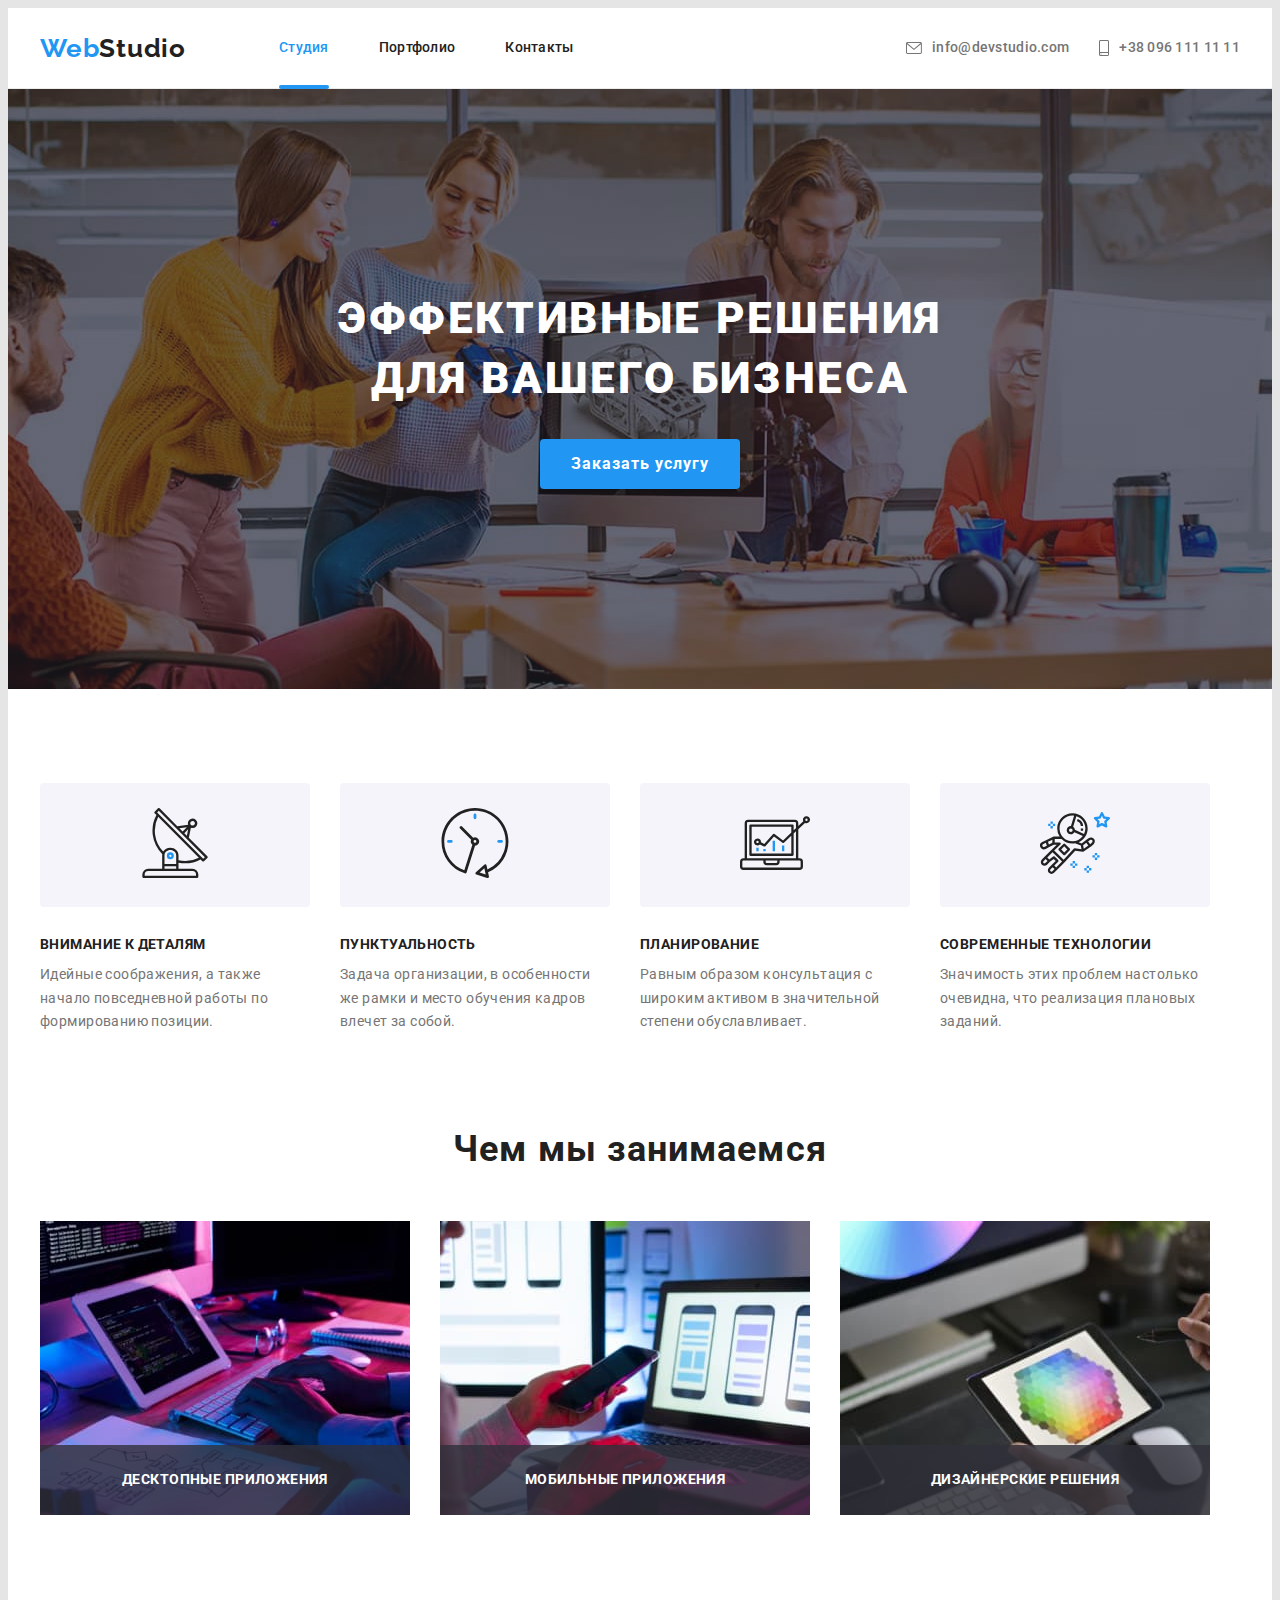
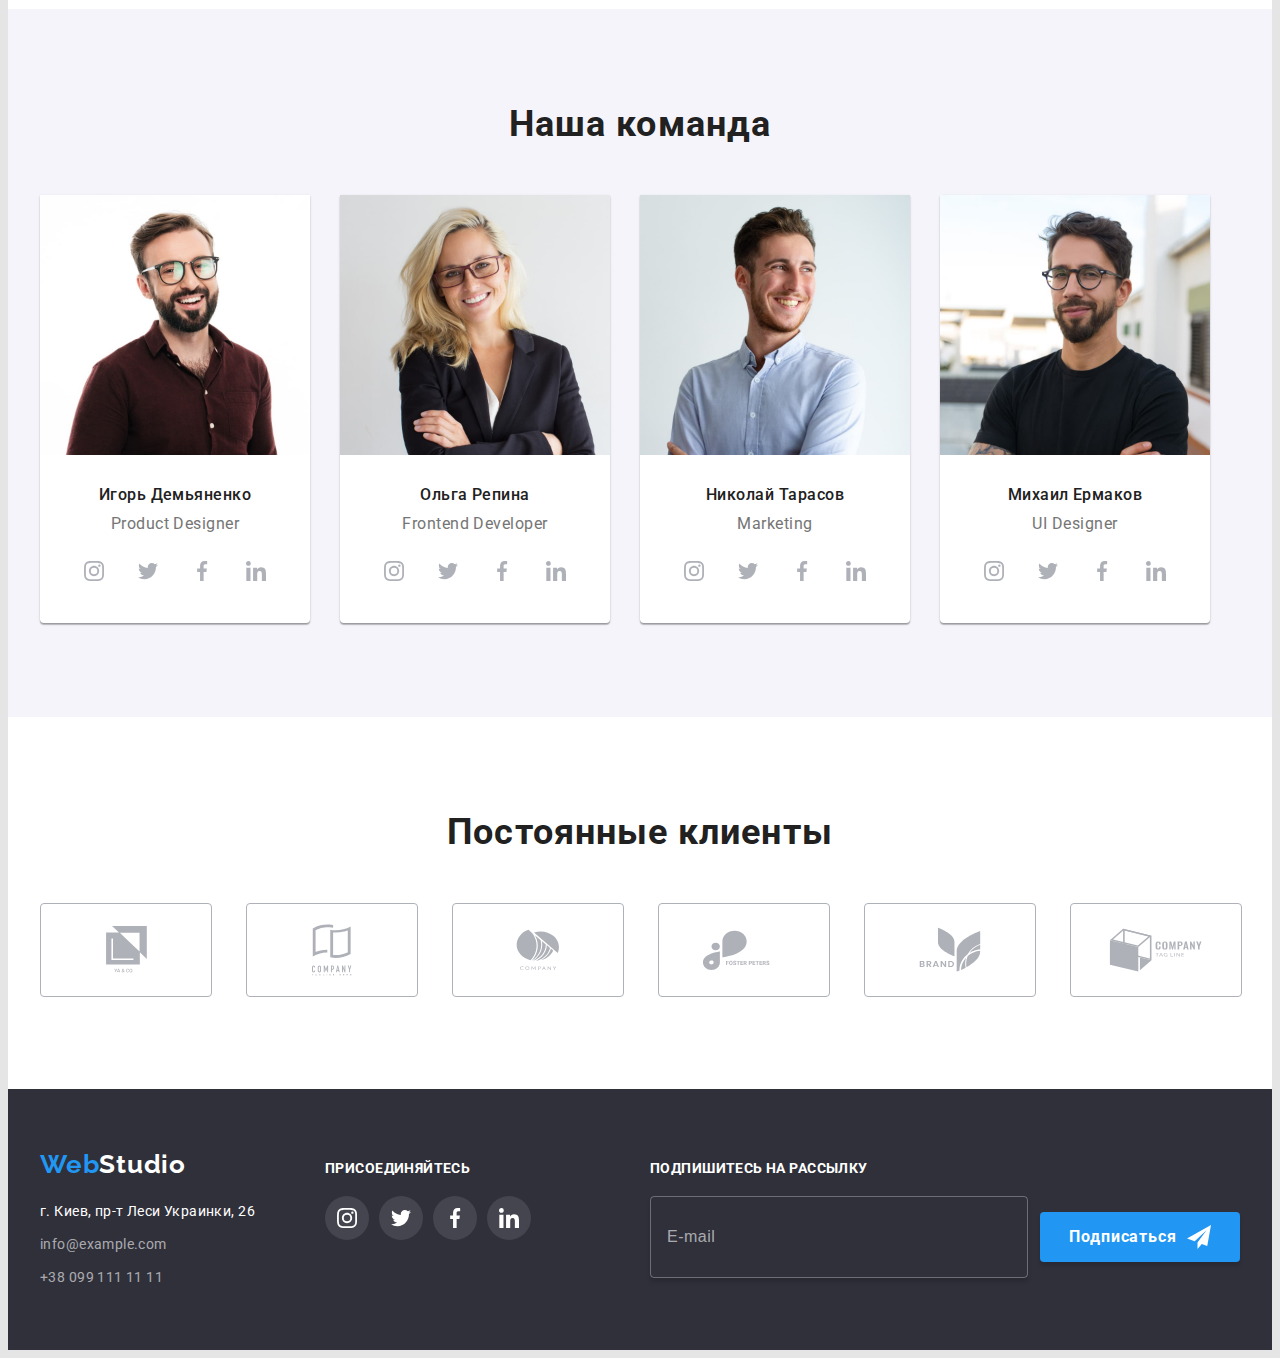
<file: index.html>
<!DOCTYPE html>
<html lang="ru">
  <head>
    <meta charset="UTF-8" />
    <meta http-equiv="X-UA-Compatible" content="IE=edge" />
    <meta name="viewport" content="width=device-width, initial-scale=1.0" />
    <title lang="en">Web Studio</title>
    <link rel="preconnect" href="https://fonts.googleapis.com" />
    <link rel="preconnect" href="https://fonts.gstatic.com" crossorigin />
    <link
      href="https://fonts.googleapis.com/css2?family=Raleway:wght@700&family=Roboto:wght@400;500;700;900&display=swap"
      rel="stylesheet"
    />
    <link
      rel="stylesheet"
      href="https://cdnjs.cloudflare.com/ajax/libs/modern-normalize/1.1.0/modern-normalize.min.css"
      integrity="sha512-wpPYUAdjBVSE4KJnH1VR1HeZfpl1ub8YT/NKx4PuQ5NmX2tKuGu6U/JRp5y+Y8XG2tV+wKQpNHVUX03MfMFn9Q=="
      crossorigin="anonymous"
      referrerpolicy="no-referrer"
    />
    <link rel="stylesheet" href="./css/main.min.css" />
  </head>
  <body>
    <header class="header">
      <div class="container header__container">
        <a href="" class="logo header__logo link"
          ><span class="logo__accent">Web</span>Studio</a
        >
        <nav>
          <ul class="header__nav list">
            <li class="header__item">
              <a
                href="./index.html"
                class="header__link header__link--nav link header__link--current"
                >Студия</a
              >
            </li>
            <li class="header__item">
              <a
                href="./portfolio.html"
                class="header__link header__link--nav link"
                >Портфолио</a
              >
            </li>
            <li class="header__item">
              <a href="" class="header__link header__link--nav link"
                >Контакты</a
              >
            </li>
          </ul>
        </nav>
        <ul class="header__contact list">
          <li class="header__data">
            <a
              href="mailto:info@devstudio.com"
              class="header__link header__link--contact link"
            >
              <svg class="header__icon" width="16" height="12">
                <use href="./images/icons.svg#icon-envelope"></use>
              </svg>
              info@devstudio.com</a
            >
          </li>
          <li class="header__data">
            <a
              href="tel:+380961111111"
              class="header__link header__link--contact link"
              ><svg class="header__icon" width="10" height="16">
                <use href="./images/icons.svg#icon-smartphone"></use>
              </svg>
              +38 096 111 11 11</a
            >
          </li>
        </ul>
      </div>
    </header>
    <main>
      <section class="hero">
        <div class="container">
          <h1 class="hero__title">
            Эффективные решения <br />
            для вашего бизнеса
          </h1>
          <button type="button" class="button-main" data-modal-open>
            Заказать услугу
          </button>
        </div>
      </section>
      <section class="features section">
        <div class="container">
          <h2 class="visually-hidden">Особенности</h2>
          <ul class="features__list list">
            <li class="features__item">
              <div class="features__icon-bg">
                <svg class="features__icon" width="70" height="70">
                  <use href="./images/icons.svg#icon-antenna"></use>
                </svg>
              </div>
              <h3 class="features__title">Внимание к деталям</h3>
              <p class="features__text">
                Идейные соображения, а также начало повседневной работы по
                формированию позиции.
              </p>
            </li>
            <li class="features__item">
              <div class="features__icon-bg">
                <svg class="features__icon" width="70" height="70">
                  <use href="./images/icons.svg#icon-clock"></use>
                </svg>
              </div>
              <h3 class="features__title">Пунктуальность</h3>
              <p class="features__text">
                Задача организации, в особенности же рамки и место обучения
                кадров влечет за собой.
              </p>
            </li>
            <li class="features__item">
              <div class="features__icon-bg">
                <svg class="features__icon" width="70" height="70">
                  <use href="./images/icons.svg#icon-diagram"></use>
                </svg>
              </div>
              <h3 class="features__title">Планирование</h3>
              <p class="features__text">
                Равным образом консультация с широким активом в значительной
                степени обуславливает.
              </p>
            </li>
            <li class="features__item">
              <div class="features__icon-bg">
                <svg class="features__icon" width="70" height="70">
                  <use href="./images/icons.svg#icon-astronaut"></use>
                </svg>
              </div>
              <h3 class="features__title">Современные технологии</h3>
              <p class="features__text">
                Значимость этих проблем настолько очевидна, что реализация
                плановых заданий.
              </p>
            </li>
          </ul>
        </div>
      </section>
      <section class="occupation">
        <div class="container">
          <h2 class="section-title">Чем мы занимаемся</h2>
          <ul class="occupation__list list">
            <li class="occupation__item">
              <img
                src="./images/img-1.jpg"
                alt="мужчина программирует"
                width="370"
                height="294"
              />
              <div class="occupation__wrap">
                <p class="occupation__text">Десктопные приложения</p>
              </div>
            </li>
            <li class="occupation__item">
              <img
                src="./images/img-2.jpg"
                alt="телефон в женских руках"
                width="370"
                height="294"
              />
              <div class="occupation__wrap">
                <p class="occupation__text">Мобильные приложения</p>
              </div>
            </li>
            <li class="occupation__item">
              <img
                src="./images/img-3.jpg"
                alt="цветовой спектр на планшете"
                width="370"
                height="294"
              />
              <div class="occupation__wrap">
                <p class="occupation__text">Дизайнерские решения</p>
              </div>
            </li>
          </ul>
        </div>
      </section>
      <section class="team section">
        <div class="container">
          <h2 class="section-title">Наша команда</h2>
          <ul class="team__list list">
            <li class="team__item">
              <img
                src="./images/img-4.jpg"
                alt="бородатый шатен в коричневой рубашке в очках"
                width="270"
                height="260"
              />
              <div class="team__text">
                <h3 class="team__title">Игорь Демьяненко</h3>
                <p lang="en" class="team__position">Product Designer</p>
                <ul class="social team__social list">
                  <li class="social__item">
                    <a href="" class="social__link social__link--first link">
                      <svg class="social__icon" width="20" height="20">
                        <use href="./images/icons.svg#icon-instagram"></use>
                      </svg>
                    </a>
                  </li>
                  <li class="social__item">
                    <a href="" class="social__link social__link--first link">
                      <svg class="social__icon" width="20" height="20">
                        <use href="./images/icons.svg#icon-twitter"></use>
                      </svg>
                    </a>
                  </li>
                  <li class="social__item">
                    <a href="" class="social__link social__link--first link">
                      <svg class="social__icon" width="20" height="20">
                        <use href="./images/icons.svg#icon-facebook"></use>
                      </svg>
                    </a>
                  </li>
                  <li class="social__item">
                    <a href="" class="social__link social__link--first link">
                      <svg class="social__icon" width="20" height="20">
                        <use href="./images/icons.svg#icon-linkedin"></use>
                      </svg>
                    </a>
                  </li>
                </ul>
              </div>
            </li>
            <li class="team__item">
              <img
                src="./images/img-5.jpg"
                alt="блондинка с веснушками в черном пиджаке в очках"
                width="270"
                height="260"
              />
              <div class="team__text">
                <h3 class="team__title">Ольга Репина</h3>
                <p lang="en" class="team__position">Frontend Developer</p>
                <ul class="social team__social list">
                  <li class="social__item">
                    <a href="" class="social__link social__link--first link">
                      <svg class="social__icon" width="20" height="20">
                        <use href="./images/icons.svg#icon-instagram"></use>
                      </svg>
                    </a>
                  </li>
                  <li class="social__item">
                    <a href="" class="social__link social__link--first link">
                      <svg class="social__icon" width="20" height="20">
                        <use href="./images/icons.svg#icon-twitter"></use>
                      </svg>
                    </a>
                  </li>
                  <li class="social__item">
                    <a href="" class="social__link social__link--first link">
                      <svg class="social__icon" width="20" height="20">
                        <use href="./images/icons.svg#icon-facebook"></use>
                      </svg>
                    </a>
                  </li>
                  <li class="social__item">
                    <a href="" class="social__link social__link--first link">
                      <svg class="social__icon" width="20" height="20">
                        <use href="./images/icons.svg#icon-linkedin"></use>
                      </svg>
                    </a>
                  </li>
                </ul>
              </div>
            </li>
            <li class="team__item">
              <img
                src="./images/img-6.jpg"
                alt="бородатый рыжий мужчина в синей рубашке"
                width="270"
                height="260"
              />
              <div class="team__text">
                <h3 class="team__title">Николай Тарасов</h3>
                <p lang="en" class="team__position">Marketing</p>
                <ul class="social team__social list">
                  <li class="social__item">
                    <a href="" class="social__link social__link--first link">
                      <svg class="social__icon" width="20" height="20">
                        <use href="./images/icons.svg#icon-instagram"></use>
                      </svg>
                    </a>
                  </li>
                  <li class="social__item">
                    <a href="" class="social__link social__link--first link">
                      <svg class="social__icon" width="20" height="20">
                        <use href="./images/icons.svg#icon-twitter"></use>
                      </svg>
                    </a>
                  </li>
                  <li class="social__item">
                    <a href="" class="social__link social__link--first link">
                      <svg class="social__icon" width="20" height="20">
                        <use href="./images/icons.svg#icon-facebook"></use>
                      </svg>
                    </a>
                  </li>
                  <li class="social__item">
                    <a href="" class="social__link social__link--first link">
                      <svg class="social__icon" width="20" height="20">
                        <use href="./images/icons.svg#icon-linkedin"></use>
                      </svg>
                    </a>
                  </li>
                </ul>
              </div>
            </li>
            <li class="team__item">
              <img
                src="./images/img-7.jpg"
                alt="бородатый шатен в черной футболке в очках"
                width="270"
                height="260"
              />
              <div class="team__text">
                <h3 class="team__title">Михаил Ермаков</h3>
                <p lang="en" class="team__position">UI Designer</p>
                <ul class="social team__social list">
                  <li class="social__item">
                    <a href="" class="social__link social__link--first link">
                      <svg class="social__icon" width="20" height="20">
                        <use href="./images/icons.svg#icon-instagram"></use>
                      </svg>
                    </a>
                  </li>
                  <li class="social__item">
                    <a href="" class="social__link social__link--first link">
                      <svg class="social__icon" width="20" height="20">
                        <use href="./images/icons.svg#icon-twitter"></use>
                      </svg>
                    </a>
                  </li>
                  <li class="social__item">
                    <a href="" class="social__link social__link--first link">
                      <svg class="social__icon" width="20" height="20">
                        <use href="./images/icons.svg#icon-facebook"></use>
                      </svg>
                    </a>
                  </li>
                  <li class="social__item">
                    <a href="" class="social__link social__link--first link">
                      <svg class="social__icon" width="20" height="20">
                        <use href="./images/icons.svg#icon-linkedin"></use>
                      </svg>
                    </a>
                  </li>
                </ul>
              </div>
            </li>
          </ul>
        </div>
      </section>
      <section class="clients section">
        <div class="container">
          <h2 class="section-title">Постоянные клиенты</h2>
          <ul class="clients__list list">
            <li class="clients__item">
              <a href="" class="clients__link link">
                <svg class="clients__icon" width="41" height="46.7">
                  <use href="./images/icons.svg#icon-clients-icon-1"></use>
                </svg>
              </a>
            </li>
            <li class="clients__item">
              <a href="" class="clients__link link">
                <svg class="clients__icon" width="40" height="52">
                  <use href="./images/icons.svg#icon-clients-icon-2"></use>
                </svg>
              </a>
            </li>
            <li class="clients__item">
              <a href="" class="clients__link link">
                <svg class="clients__icon" width="43.46" height="41.18">
                  <use href="./images/icons.svg#icon-clients-icon-3"></use>
                </svg>
              </a>
            </li>
            <li class="clients__item">
              <a href="" class="clients__link link">
                <svg class="clients__icon" width="84.44" height="40.62">
                  <use href="./images/icons.svg#icon-clients-icon-4"></use>
                </svg>
              </a>
            </li>
            <li class="clients__item">
              <a href="" class="clients__link link">
                <svg class="clients__icon" width="62.54" height="45.43">
                  <use href="./images/icons.svg#icon-clients-icon-5"></use>
                </svg>
              </a>
            </li>
            <li class="clients__item">
              <a href="" class="clients__link link">
                <svg class="clients__icon" width="93.79" height="43.93">
                  <use href="./images/icons.svg#icon-clients-icon-6"></use>
                </svg>
              </a>
            </li>
          </ul>
        </div>
      </section>
    </main>
    <footer class="footer">
      <div class="container footer__container">
        <div class="footer__address">
          <a href="" class="logo footer__logo link"
            ><span class="logo__accent">Web</span>Studio</a
          >
          <address>
            <ul class="footer__list list">
              <li class="footer__item">
                <a
                  href="https://goo.gl/maps/TNpUosQZodaYW8YJA"
                  target="_blank"
                  rel="noopener noindex nofollow"
                  class="footer__link footer__link--map link"
                  >г. Киев, пр-т Леси Украинки, 26</a
                >
              </li>
              <li class="footer__item">
                <a href="mailto:info@example.com" class="footer__link link"
                  >info@example.com</a
                >
              </li>
              <li class="footer__item">
                <a href="tel:+380991111111" class="footer__link link"
                  >+38 099 111 11 11</a
                >
              </li>
            </ul>
          </address>
        </div>
        <div>
          <h2 class="footer__title">присоединяйтесь</h2>
          <ul class="social list">
            <li class="social__item">
              <a href="" class="social__link social__link--second link">
                <svg class="social__icon" width="20" height="20">
                  <use href="./images/icons.svg#icon-instagram"></use>
                </svg>
              </a>
            </li>
            <li class="social__item">
              <a href="" class="social__link social__link--second link">
                <svg class="social__icon" width="20" height="20">
                  <use href="./images/icons.svg#icon-twitter"></use>
                </svg>
              </a>
            </li>
            <li class="social__item">
              <a href="" class="social__link social__link--second link">
                <svg class="social__icon" width="20" height="20">
                  <use href="./images/icons.svg#icon-facebook"></use>
                </svg>
              </a>
            </li>
            <li class="social__item">
              <a href="" class="social__link social__link--second link">
                <svg class="social__icon" width="20" height="20">
                  <use href="./images/icons.svg#icon-linkedin"></use>
                </svg>
              </a>
            </li>
          </ul>
        </div>
        <div class="form-sub">
          <h2 class="footer__title">Подпишитесь на рассылку</h2>
          <form class="form-sub__wrap">
            <input
              type="email"
              name="e-mail"
              placeholder="E-mail"
              class="form-sub__input"
              required
            />
            <button type="submit" class="button-main form-sub__btn">
              Подписаться
              <svg class="form-sub__icon" width="24" height="24">
                <use href="./images/icons.svg#icon-send"></use>
              </svg>
            </button>
          </form>
        </div>
      </div>
    </footer>
    <div class="backdrop is-hidden" data-modal>
      <div class="modal is-hidden" data-modal>
        <button type="button" class="modal__btn" data-modal-close>
          <svg class="modal__icon" width="11" height="11">
            <use href="./images/icons.svg#icon-cross"></use>
          </svg>
        </button>
        <p class="modal__title">Оставьте свои данные, мы вам перезвоним</p>
        <form>
          <ul class="form list">
            <li class="form__item">
              <label for="user-name" class="form__label">Имя</label>
              <div class="form__wrap">
                <input
                  type="text"
                  name="user-name"
                  id="user-name"
                  class="form__input form__text-field"
                  required
                />
                <svg class="form__icon" width="18" height="18">
                  <use href="./images/icons.svg#icon-person"></use>
                </svg>
              </div>
            </li>
            <li class="form__item">
              <label for="tel" class="form__label">Телефон</label>
              <div class="form__wrap">
                <input
                  type="tel"
                  name="user-tel"
                  id="tel"
                  class="form__input form__text-field"
                  required
                />
                <svg class="form__icon" width="18" height="18">
                  <use href="./images/icons.svg#icon-phone"></use>
                </svg>
              </div>
            </li>
            <li class="form__item">
              <label for="mail" class="form__label">Почта</label>
              <div class="form__wrap">
                <input
                  type="email"
                  name="user-mail"
                  id="mail"
                  class="form__input form__text-field"
                  required
                />
                <svg class="form__icon" width="18" height="18">
                  <use href="./images/icons.svg#icon-email"></use>
                </svg>
              </div>
            </li>
            <li class="form__item">
              <label for="comment" class="form__label">Комментарий</label>
              <textarea
                name="comment"
                id="comment"
                placeholder="Введите текст"
                class="form__comment form__text-field"
              ></textarea>
            </li>
          </ul>
          <div class="policy">
            <input
              type="checkbox"
              name="policy"
              id="policy"
              value="Соглашаюсь с рассылкой и принимаю Условия договора"
              class="policy__input visually-hidden"
              required
            />
            <label for="policy" class="policy__text">
              <svg class="policy__icon" width="11" height="8">
                <use href="./images/icons.svg#icon-check"></use>
              </svg>
              Соглашаюсь с рассылкой и принимаю&nbsp;
              <a href="" class="policy__link link">Условия договора</a>
            </label>
          </div>

          <button type="submit" class="button-main">Отправить</button>
        </form>
      </div>
    </div>
    <script src="./js/modal.js"></script>
  </body>
</html>
</file>
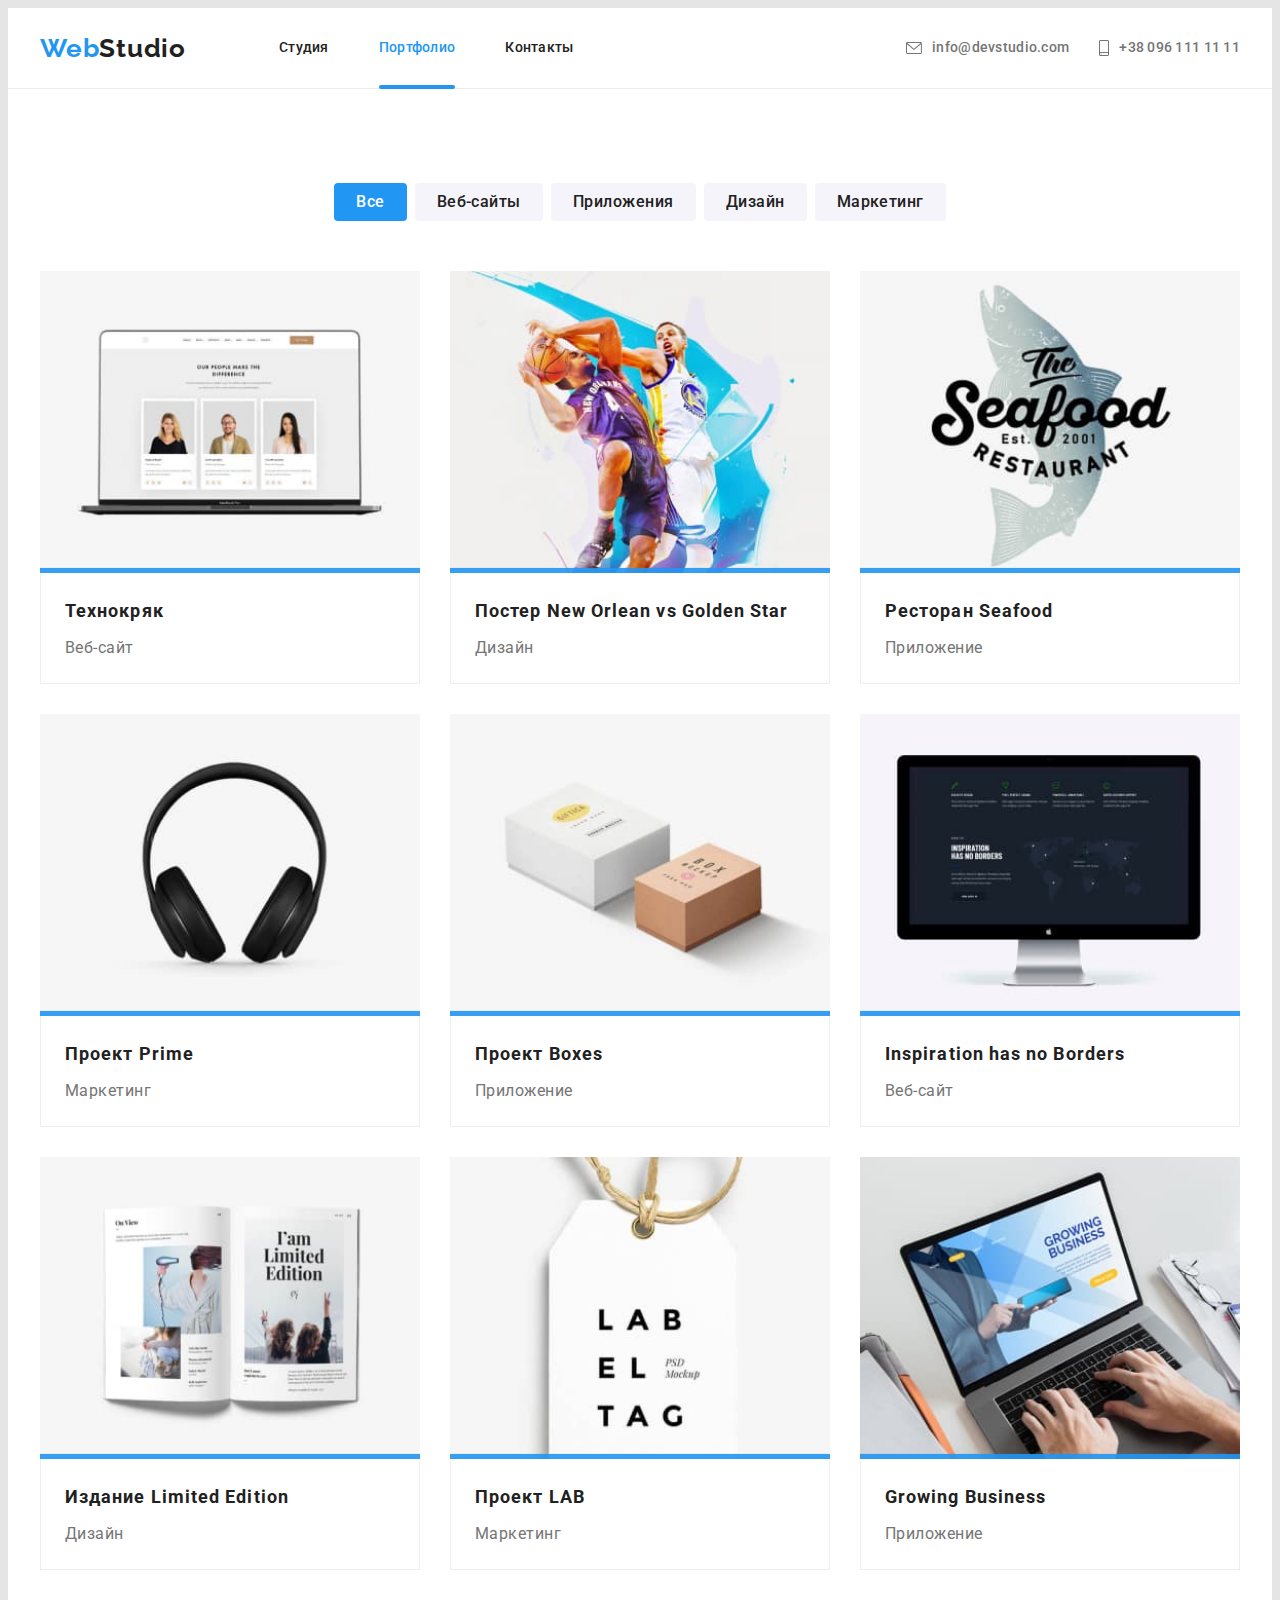
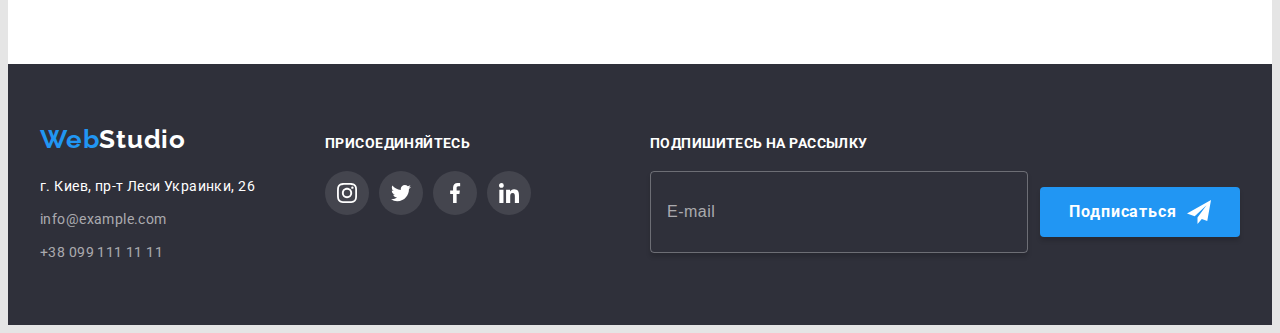
<file: portfolio.html>
<!DOCTYPE html>
<html lang="ru">
  <head>
    <meta charset="UTF-8" />
    <meta http-equiv="X-UA-Compatible" content="IE=edge" />
    <meta name="viewport" content="width=device-width, initial-scale=1.0" />
    <title>Портфолио</title>
    <link rel="preconnect" href="https://fonts.googleapis.com" />
    <link rel="preconnect" href="https://fonts.gstatic.com" crossorigin />
    <link
      href="https://fonts.googleapis.com/css2?family=Raleway:wght@700&family=Roboto:wght@400;500;700;900&display=swap"
      rel="stylesheet"
    />
    <link
      rel="stylesheet"
      href="https://cdnjs.cloudflare.com/ajax/libs/modern-normalize/1.1.0/modern-normalize.min.css"
      integrity="sha512-wpPYUAdjBVSE4KJnH1VR1HeZfpl1ub8YT/NKx4PuQ5NmX2tKuGu6U/JRp5y+Y8XG2tV+wKQpNHVUX03MfMFn9Q=="
      crossorigin="anonymous"
      referrerpolicy="no-referrer"
    />
    <link rel="stylesheet" href="./css/main.min.css" />
  </head>
  <body>
    <header class="header">
      <div class="container header__container">
        <a href="" class="logo header__logo link"
          ><span class="logo__accent">Web</span>Studio</a
        >
        <nav>
          <ul class="header__nav list">
            <li class="header__item">
              <a href="./index.html" class="header__link header__link--nav link"
                >Студия</a
              >
            </li>
            <li class="header__item">
              <a
                href="./portfolio.html"
                class="header__link header__link--nav link header__link--current"
                >Портфолио</a
              >
            </li>
            <li class="header__item">
              <a href="" class="header__link header__link--nav link"
                >Контакты</a
              >
            </li>
          </ul>
        </nav>
        <ul class="header__contact list">
          <li class="header__data">
            <a
              href="mailto:info@devstudio.com"
              class="header__link header__link--contact link"
            >
              <svg class="header__icon" width="16" height="12">
                <use href="./images/icons.svg#icon-envelope"></use>
              </svg>
              info@devstudio.com</a
            >
          </li>
          <li class="header__data">
            <a
              href="tel:+380961111111"
              class="header__link header__link--contact link"
              ><svg class="header__icon" width="10" height="16">
                <use href="./images/icons.svg#icon-smartphone"></use>
              </svg>
              +38 096 111 11 11</a
            >
          </li>
        </ul>
      </div>
    </header>
    <main>
      <section class="portfolio section">
        <div class="container">
          <h1 class="visually-hidden">Портфолио</h1>
          <ul class="portfolio__btns list">
            <li class="portfolio__btn">
              <button
                type="button"
                class="button-secondary button-secondary--current"
              >
                Все
              </button>
            </li>
            <li class="portfolio__btn">
              <button type="button" class="button-secondary">Веб-сайты</button>
            </li>
            <li class="portfolio__btn">
              <button type="button" class="button-secondary">Приложения</button>
            </li>
            <li class="portfolio__btn">
              <button type="button" class="button-secondary">Дизайн</button>
            </li>
            <li class="portfolio__btn">
              <button type="button" class="button-secondary">Маркетинг</button>
            </li>
          </ul>
          <ul class="grid list">
            <li class="product">
              <a href="" class="product__link link">
                <div class="product__wrap">
                  <img
                    src="./images/img-portfolio-1.jpg"
                    alt="пример веб-сайта Технокряк"
                    width="370"
                    height="294"
                    class="product__img"
                  />
                  <div class="product__overlay">
                    <p class="product__description">
                      Ресурс предлагает комплексные предложения с разным уровнем
                      функционала и сервисов. Все это позволит посетителю
                      получить исчерпывающие сведения о компании или частном
                      лице.
                    </p>
                  </div>
                </div>

                <div class="product__text">
                  <h2 class="product__title">Технокряк</h2>
                  <p class="product__type">Веб-сайт</p>
                </div>
              </a>
            </li>
            <li class="product">
              <a href="" class="product__link link">
                <div class="product__wrap">
                  <img
                    src="./images/img-portfolio-2.jpg"
                    alt="пример постера"
                    width="370"
                    height="294"
                    class="product__img"
                  />
                  <div class="product__overlay">
                    <p class="product__description">
                      Ресурс предлагает комплексные предложения с разным уровнем
                      функционала и сервисов. Все это позволит посетителю
                      получить исчерпывающие сведения о компании или частном
                      лице.
                    </p>
                  </div>
                </div>
                <div class="product__text">
                  <h2 class="product__title">
                    Постер <span lang="en">New Orlean vs Golden Star</span>
                  </h2>
                  <p class="product__type">Дизайн</p>
                </div>
              </a>
            </li>
            <li class="product">
              <a href="" class="product__link link">
                <div class="product__wrap">
                  <img
                    src="./images/img-portfolio-3.jpg"
                    alt="лого ресторана"
                    width="370"
                    height="294"
                    class="product__img"
                  />
                  <div class="product__overlay">
                    <p class="product__description">
                      Ресурс предлагает комплексные предложения с разным уровнем
                      функционала и сервисов. Все это позволит посетителю
                      получить исчерпывающие сведения о компании или частном
                      лице.
                    </p>
                  </div>
                </div>
                <div class="product__text">
                  <h2 class="product__title">
                    Ресторан <span lang="en">Seafood</span>
                  </h2>
                  <p class="product__type">Приложение</p>
                </div>
              </a>
            </li>

            <li class="product">
              <a href="" class="product__link link">
                <div class="product__wrap">
                  <img
                    src="./images/img-portfolio-4.jpg"
                    alt="большие наушники"
                    width="370"
                    height="294"
                    class="product__img"
                  />
                  <div class="product__overlay">
                    <p class="product__description">
                      Ресурс предлагает комплексные предложения с разным уровнем
                      функционала и сервисов. Все это позволит посетителю
                      получить исчерпывающие сведения о компании или частном
                      лице.
                    </p>
                  </div>
                </div>

                <div class="product__text">
                  <h2 class="product__title">
                    Проект <span lang="en">Prime</span>
                  </h2>
                  <p class="product__type">Маркетинг</p>
                </div>
              </a>
            </li>
            <li class="product">
              <a href="" class="product__link link">
                <div class="product__wrap">
                  <img
                    src="./images/img-portfolio-5.jpg"
                    alt="белая и коричневая коробка"
                    width="370"
                    height="294"
                    class="product__img"
                  />
                  <div class="product__overlay">
                    <p class="product__description">
                      Ресурс предлагает комплексные предложения с разным уровнем
                      функционала и сервисов. Все это позволит посетителю
                      получить исчерпывающие сведения о компании или частном
                      лице.
                    </p>
                  </div>
                </div>

                <div class="product__text">
                  <h2 class="product__title">
                    Проект <span lang="en"> Boxes</span>
                  </h2>
                  <p class="product__type">Приложение</p>
                </div>
              </a>
            </li>
            <li class="product">
              <a href="" class="product__link link">
                <div class="product__wrap">
                  <img
                    src="./images/img-portfolio-6.jpg"
                    alt="пример веб-сайта"
                    width="370"
                    height="294"
                    class="product__img"
                  />
                  <div class="product__overlay">
                    <p class="product__description">
                      Ресурс предлагает комплексные предложения с разным уровнем
                      функционала и сервисов. Все это позволит посетителю
                      получить исчерпывающие сведения о компании или частном
                      лице.
                    </p>
                  </div>
                </div>

                <div class="product__text">
                  <h2 lang="en" class="product__title">
                    Inspiration has no Borders
                  </h2>
                  <p class="product__type">Веб-сайт</p>
                </div>
              </a>
            </li>
            <li class="product">
              <a href="" class="product__link link">
                <div class="product__wrap">
                  <img
                    src="./images/img-portfolio-7.jpg"
                    alt="журнал с дизайном"
                    width="370"
                    height="294"
                    class="product__img"
                  />
                  <div class="product__overlay">
                    <p class="product__description">
                      Ресурс предлагает комплексные предложения с разным уровнем
                      функционала и сервисов. Все это позволит посетителю
                      получить исчерпывающие сведения о компании или частном
                      лице.
                    </p>
                  </div>
                </div>

                <div class="product__text">
                  <h2 class="product__title">
                    Издание <span lang="en">Limited Edition</span>
                  </h2>
                  <p class="product__type">Дизайн</p>
                </div>
              </a>
            </li>
            <li class="product">
              <a href="" class="product__link link">
                <div class="product__wrap">
                  <img
                    src="./images/img-portfolio-8.jpg"
                    alt="ярлык проекта"
                    width="370"
                    height="294"
                    class="product__img"
                  />
                  <div class="product__overlay">
                    <p class="product__description">
                      Ресурс предлагает комплексные предложения с разным уровнем
                      функционала и сервисов. Все это позволит посетителю
                      получить исчерпывающие сведения о компании или частном
                      лице.
                    </p>
                  </div>
                </div>

                <div class="product__text">
                  <h2 class="product__title">
                    Проект <span lang="en">LAB</span>
                  </h2>
                  <p class="product__type">Маркетинг</p>
                </div>
              </a>
            </li>
            <li class="product">
              <a href="" class="product__link link">
                <div class="product__wrap">
                  <img
                    src="./images/img-portfolio-9.jpg"
                    alt="пример приложение"
                    width="370"
                    height="294"
                    class="product__img"
                  />
                  <div class="product__overlay">
                    <p class="product__description">
                      Ресурс предлагает комплексные предложения с разным уровнем
                      функционала и сервисов. Все это позволит посетителю
                      получить исчерпывающие сведения о компании или частном
                      лице.
                    </p>
                  </div>
                </div>

                <div class="product__text">
                  <h2 lang="en" class="product__title">Growing Business</h2>
                  <p class="product__type">Приложение</p>
                </div>
              </a>
            </li>
          </ul>
        </div>
      </section>
    </main>
    <footer class="footer">
      <div class="container footer__container">
        <div class="footer__address">
          <a href="" class="logo footer__logo link"
            ><span class="logo__accent">Web</span>Studio</a
          >
          <address>
            <ul class="footer__list list">
              <li class="footer__item">
                <a
                  href="https://goo.gl/maps/TNpUosQZodaYW8YJA"
                  target="_blank"
                  rel="noopener noindex nofollow"
                  class="footer__link footer__link--map link"
                  >г. Киев, пр-т Леси Украинки, 26</a
                >
              </li>
              <li class="footer__item">
                <a href="mailto:info@example.com" class="footer__link link"
                  >info@example.com</a
                >
              </li>
              <li class="footer__item">
                <a href="tel:+380991111111" class="footer__link link"
                  >+38 099 111 11 11</a
                >
              </li>
            </ul>
          </address>
        </div>
        <div>
          <h2 class="footer__title">присоединяйтесь</h2>
          <ul class="social list">
            <li class="social__item">
              <a href="" class="social__link social__link--second link">
                <svg class="social__icon" width="20" height="20">
                  <use href="./images/icons.svg#icon-instagram"></use>
                </svg>
              </a>
            </li>
            <li class="social__item">
              <a href="" class="social__link social__link--second link">
                <svg class="social__icon" width="20" height="20">
                  <use href="./images/icons.svg#icon-twitter"></use>
                </svg>
              </a>
            </li>
            <li class="social__item">
              <a href="" class="social__link social__link--second link">
                <svg class="social__icon" width="20" height="20">
                  <use href="./images/icons.svg#icon-facebook"></use>
                </svg>
              </a>
            </li>
            <li class="social__item">
              <a href="" class="social__link social__link--second link">
                <svg class="social__icon" width="20" height="20">
                  <use href="./images/icons.svg#icon-linkedin"></use>
                </svg>
              </a>
            </li>
          </ul>
        </div>
        <div class="form-sub">
          <h2 class="footer__title">Подпишитесь на рассылку</h2>
          <form class="form-sub__wrap">
            <input
              type="email"
              name="e-mail"
              placeholder="E-mail"
              class="form-sub__input"
              required
            />
            <button type="submit" class="button-main form-sub__btn">
              Подписаться
              <svg class="form-sub__icon" width="24" height="24">
                <use href="./images/icons.svg#icon-send"></use>
              </svg>
            </button>
          </form>
        </div>
      </div>
    </footer>
  </body>
</html>
</file>
<file: css/main.min.css>
body{font-family:"Roboto",sans-serif;color:#757575;background-color:#e5e5e5}img{display:block;width:100%;height:auto}p,h1,h2,h3,h4,h5,h6{margin:0}ul,ol{padding-left:0;margin:0}.link{text-decoration:none}.list{list-style:none}.container{width:1200px;padding-left:15px;padding-right:15px;margin:0 auto}.visually-hidden{position:absolute;white-space:nowrap;width:1px;height:1px;overflow:hidden;border:0;padding:0;clip:rect(0 0 0 0);clip-path:inset(50%);margin:-1px}.logo{font-family:"Raleway",sans-serif;font-weight:700;font-size:26px;line-height:1.19;letter-spacing:.03em}.logo__accent{color:#2196f3}.section{padding-top:94px;padding-bottom:94px}.section-title{margin-bottom:50px;font-weight:700;font-size:36px;line-height:1.17;text-align:center;letter-spacing:.03em;color:#212121}.button-main{display:block;width:200px;height:50px;margin-right:auto;margin-left:auto;padding-top:10px;padding-bottom:10px;font-family:inherit;font-weight:700;font-size:16px;line-height:1.88;letter-spacing:.06em;text-align:center;cursor:pointer;box-shadow:0px 4px 4px rgba(0,0,0,.15);border-radius:4px;border:none;color:#fff;background:#2196f3;transition:background-color 250ms cubic-bezier(0.4, 0, 0.2, 1)}.button-main:hover,.button-main:focus{background-color:#188ce8}.button-secondary{display:inline-block;padding:6px 22px;font-family:inherit;font-weight:500;font-size:16px;text-align:center;line-height:1.62;letter-spacing:.03em;cursor:pointer;color:#212121;background-color:#f5f4fa;border-radius:4px;border:none;transition:color 250ms cubic-bezier(0.4, 0, 0.2, 1),background-color 250ms cubic-bezier(0.4, 0, 0.2, 1),box-shadow 250ms cubic-bezier(0.4, 0, 0.2, 1)}.button-secondary:hover,.button-secondary:focus{color:#fff;background-color:#2196f3;box-shadow:0px 3px 1px rgba(0,0,0,.1),0px 1px 2px rgba(0,0,0,.08),0px 2px 2px rgba(0,0,0,.12)}.button-secondary--current{color:#fff;background-color:#2196f3}.header{background-color:#fff;border-bottom:1px solid #ececec}.header__container{display:flex;align-items:center}.header__logo{margin-right:93px;color:#212121}.header__nav{display:flex}.header__item:not(:last-child){margin-right:50px}.header__link{display:block;padding-top:32px;padding-bottom:32px;font-weight:500;font-size:14px;line-height:1.14;letter-spacing:.02em;transition:color 250ms cubic-bezier(0.4, 0, 0.2, 1)}.header__link:hover,.header__link:focus{color:#2196f3}.header__link--nav{color:#212121}.header__link--current{position:relative;color:#2196f3}.header__link--current::after{content:"";position:absolute;left:0;bottom:-1px;width:100%;height:4px;display:block;background-color:#2196f3;border-radius:2px;z-index:1}.header__contact{display:flex;margin-left:auto}.header__link--contact{display:flex;align-items:center;color:currentColor}.header__icon{margin-right:10px;fill:currentColor}.header__data:not(:last-child){margin-right:30px}.hero{max-width:1600px;margin:0 auto;padding-top:200px;padding-bottom:200px;text-align:center;background-color:#c4c4c4;background-image:linear-gradient(rgba(47, 48, 58, 0.4), rgba(47, 48, 58, 0.4)),url(../images/img-hero-bg.jpg);background-size:cover;background-position:center}.hero__title{margin-bottom:30px;font-weight:900;font-size:44px;line-height:1.36;letter-spacing:.06em;text-transform:uppercase;color:#fff}.features{background-color:#fff}.features__list{display:flex}.features__item{width:270px}.features__item:not(:last-child){margin-right:30px}.features__icon-bg{margin-bottom:30px;padding:25px 100px;background:#f5f4fa;border-radius:4px}.features__title{margin-bottom:10px;font-weight:700;font-size:14px;line-height:1.14;letter-spacing:.03em;text-transform:uppercase;color:#212121}.features__text{font-size:14px;line-height:1.71;letter-spacing:.03em}.occupation{padding-bottom:94px;background-color:#fff}.occupation__list{display:flex}.occupation__item{position:relative}.occupation__item:not(:last-child){margin-right:30px}.occupation__wrap{position:absolute;left:0;bottom:0;width:100%;height:70px;display:block;background:rgba(47,48,58,.8)}.occupation__text{padding-top:27px;padding-bottom:27px;font-weight:700;font-size:14px;line-height:1.14;text-align:center;letter-spacing:.03em;text-transform:uppercase;color:#fff}.team{background-color:#f5f4fa}.team__list{display:flex}.team__item{width:270px;background:#fff;box-shadow:0px 1px 3px rgba(0,0,0,.12),0px 1px 1px rgba(0,0,0,.14),0px 2px 1px rgba(0,0,0,.2);border-radius:0px 0px 4px 4px}.team__item:not(:last-child){margin-right:30px}.team__text{padding-top:30px;padding-bottom:30px}.team__title{margin-bottom:10px;font-weight:500;font-size:16px;line-height:1.19;text-align:center;letter-spacing:.03em;color:#212121}.team__position{margin-bottom:16px;font-size:16px;line-height:1.19;text-align:center;letter-spacing:.03em}.social{display:flex}.team__social{justify-content:center}.social__item{width:44px;height:44px}.social__item:not(:last-child){margin-right:10px}.social__link{display:flex;justify-content:center;align-items:center;width:100%;height:100%;border-radius:50%}.social__link:hover,.social__link:focus{background-color:#2196f3}.social__icon{fill:currentColor}.social__link--first{background-color:#fff;color:#afb1b8;transition:background-color 250ms cubic-bezier(0.4, 0, 0.2, 1),color 250ms cubic-bezier(0.4, 0, 0.2, 1)}.social__link--first:hover,.social__link--first:focus{color:#fff}.social__link--second{background-color:rgba(255,255,255,.1);color:#fff;transition:background-color 250ms cubic-bezier(0.4, 0, 0.2, 1)}.clients{background-color:#fff}.clients__list{display:flex;justify-content:space-between}.clients__item{width:170px;height:92px}.clients__link{display:flex;justify-content:center;align-items:center;width:100%;height:100%;border:1px solid #afb1b8;border-radius:4px;color:#afb1b8;transition:background-color 250ms cubic-bezier(0.4, 0, 0.2, 1),color 250ms cubic-bezier(0.4, 0, 0.2, 1)}.clients__link:hover,.clients__link:focus{color:#2196f3;border-color:#2196f3}.clients__icon{fill:currentColor}.footer{padding-top:60px;padding-bottom:60px;background-color:#2f303a}.footer__container{display:flex;align-items:baseline}.footer__address{margin-right:70px}.footer__logo{display:block;margin-bottom:20px;color:#fff}.footer__item:not(:last-child){margin-bottom:9px}.footer__link{display:block;font-style:normal;font-weight:400;font-size:14px;line-height:1.71;letter-spacing:.03em;color:rgba(255,255,255,.6);transition:color 250ms cubic-bezier(0.4, 0, 0.2, 1)}.footer__link--map{color:#fff}.footer__link:hover,.footer__link:focus{color:#2196f3}.footer__title{margin-bottom:20px;font-weight:700;font-size:14px;line-height:16px;letter-spacing:.03em;text-transform:uppercase;color:#fff}.form-sub{margin-left:auto}.form-sub__wrap{display:flex;align-items:center}.form-sub__input{padding-top:15px;padding-bottom:15px;padding-left:16px;width:358px;height:50px;border:1px solid rgba(255,255,255,.3);box-shadow:0px 4px 4px rgba(0,0,0,.15);border-radius:4px;background-color:rgba(0,0,0,0);outline:none;font-size:16px;font-weight:400;font-size:14px;line-height:1.25;letter-spacing:.03em;color:rgba(255,255,255,.6);transition:border-color 250ms cubic-bezier(0.4, 0, 0.2, 1),fill 250ms cubic-bezier(0.4, 0, 0.2, 1),background-color 250ms cubic-bezier(0.4, 0, 0.2, 1)}.form-sub__input:focus{border-color:#2196f3}.form-sub__input::placeholder{font-size:16px;line-height:1.25;letter-spacing:.03em;color:rgba(255,255,255,.6)}.form-sub__btn{display:flex;margin-left:12px;align-items:center;justify-content:center}.form-sub__icon{margin-left:10px}.portfolio{background-color:#fff}.portfolio__btns{display:flex;justify-content:center;margin-bottom:50px}.portfolio__btn:not(:last-child){margin-right:8px}.grid{display:flex;flex-wrap:wrap;margin-left:-30px;margin-top:-30px}.product{margin-left:30px;margin-top:30px;flex-basis:calc((100% - 90px)/3);background:#fff}.product__link{transition:box-shadow 250ms cubic-bezier(0.4, 0, 0.2, 1);color:currentColor}.product__link:hover,.product__link:focus{display:block;box-shadow:0px 1px 1px rgba(0,0,0,.12),0px 4px 4px rgba(0,0,0,.06),1px 4px 6px rgba(0,0,0,.16)}.product__wrap{position:relative;overflow:hidden;transition:box-shadow 250ms cubic-bezier(0.4, 0, 0.2, 1)}.product__link:hover .product__wrap,.product__link:focus .product__wrap{box-shadow:0px 4px 4px rgba(0,0,0,.25)}.product__overlay{position:absolute;width:100%;height:294px;top:0;left:0;background-color:rgba(33,150,243,.9);box-shadow:0px 4px 4px rgba(0,0,0,.25);transform:translateY(101%);transition:transform 250ms cubic-bezier(0.4, 0, 0.2, 1)}.product__link:hover .product__overlay,.product__link:focus .product__overlay{transform:translateY(0)}.product__description{padding:63px 24px;font-size:18px;line-height:1.56;letter-spacing:.03em;color:#fff}.product__text{padding:20px 24px;border-right:1px solid #eee;border-left:1px solid #eee;border-bottom:1px solid #eee}.product__title{margin-bottom:4px;font-weight:700;font-size:18px;line-height:2;letter-spacing:.06em;color:#212121}.product__type{font-size:16px;line-height:1.88;letter-spacing:.03em}.backdrop{position:fixed;left:0px;top:0px;width:100%;height:100%;background:rgba(0,0,0,.2);z-index:2;opacity:1;transition:opacity 250ms cubic-bezier(0.4, 0, 0.2, 1),visibility 250ms cubic-bezier(0.4, 0, 0.2, 1)}.backdrop.is-hidden{opacity:0;pointer-events:none;visibility:hidden}.backdrop.is-hidden .modal{transform:translate(-50%, -50%) scale(0.5)}.modal{position:absolute;top:50%;left:50%;transform:translate(-50%, -50%) scale(1);padding:40px;width:528px;min-height:581px;background-color:#fff;box-shadow:0px 1px 3px rgba(0,0,0,.12),0px 1px 1px rgba(0,0,0,.14),0px 2px 1px rgba(0,0,0,.2);border-radius:4px;transition:transform 250ms cubic-bezier(0.4, 0, 0.2, 1)}.modal__btn{position:absolute;top:8px;right:8px;display:flex;justify-content:center;align-items:center;width:30px;height:30px;background-color:#fff;border:1px solid rgba(0,0,0,.1);border-radius:50%;cursor:pointer}.modal__icon{transition:fill 250ms cubic-bezier(0.4, 0, 0.2, 1)}.modal__btn:hover .modal__icon,.modal__btn:focus .modal__icon{fill:#2196f3}.modal__title{margin-bottom:12px;font-weight:700;font-size:20px;line-height:1.15;text-align:center;letter-spacing:.03em;color:#212121}.form{margin-bottom:20px}.form__item:not(:last-child){margin-bottom:10px}.form__label{display:block;margin-bottom:4px;font-weight:400;font-size:12px;line-height:1.17;letter-spacing:.01em;color:#757575}.form__text-field{width:100%;border:1px solid rgba(33,33,33,.2);border-radius:4px;cursor:pointer;outline:none;transition:border-color 250ms cubic-bezier(0.4, 0, 0.2, 1)}.form__text-field:focus{border-color:#2196f3}.form__wrap{position:relative}.form__input{height:40px;padding-top:11px;padding-bottom:11px;padding-left:42px}.form__icon{position:absolute;left:12px;top:50%;transform:translateY(-50%);transition:fill 250ms cubic-bezier(0.4, 0, 0.2, 1)}.form__input:focus+.form__icon{fill:#2196f3}.form__comment{padding:12px 16px;height:120px;resize:none}.form__comment::placeholder{font-size:12px;line-height:14px;letter-spacing:.01em;color:rgba(117,117,117,.5)}.policy{display:flex;align-items:center;justify-content:center;margin-bottom:30px}.policy__text{display:flex;align-items:center;font-size:14px;line-height:1.71;letter-spacing:.03em;color:#757575}.policy__icon{display:flex;margin-right:8px;align-items:center;justify-content:center;width:16px;height:15px;border:1.9px solid #212121;border-radius:2px;box-shadow:0px 4px 4px rgba(0,0,0,.25);fill:rgba(0,0,0,0);transition:border-color 250ms cubic-bezier(0.4, 0, 0.2, 1)}.policy__input:checked+.policy__text .policy__icon{background-color:#2196f3;border:rgba(0,0,0,0);box-shadow:none;fill:#fff}.policy__input:focus+.policy__text .policy__icon{border-color:#2196f3}.policy__link{text-decoration:underline;color:#2196f3}/*# sourceMappingURL=main.min.css.map */
</file>
